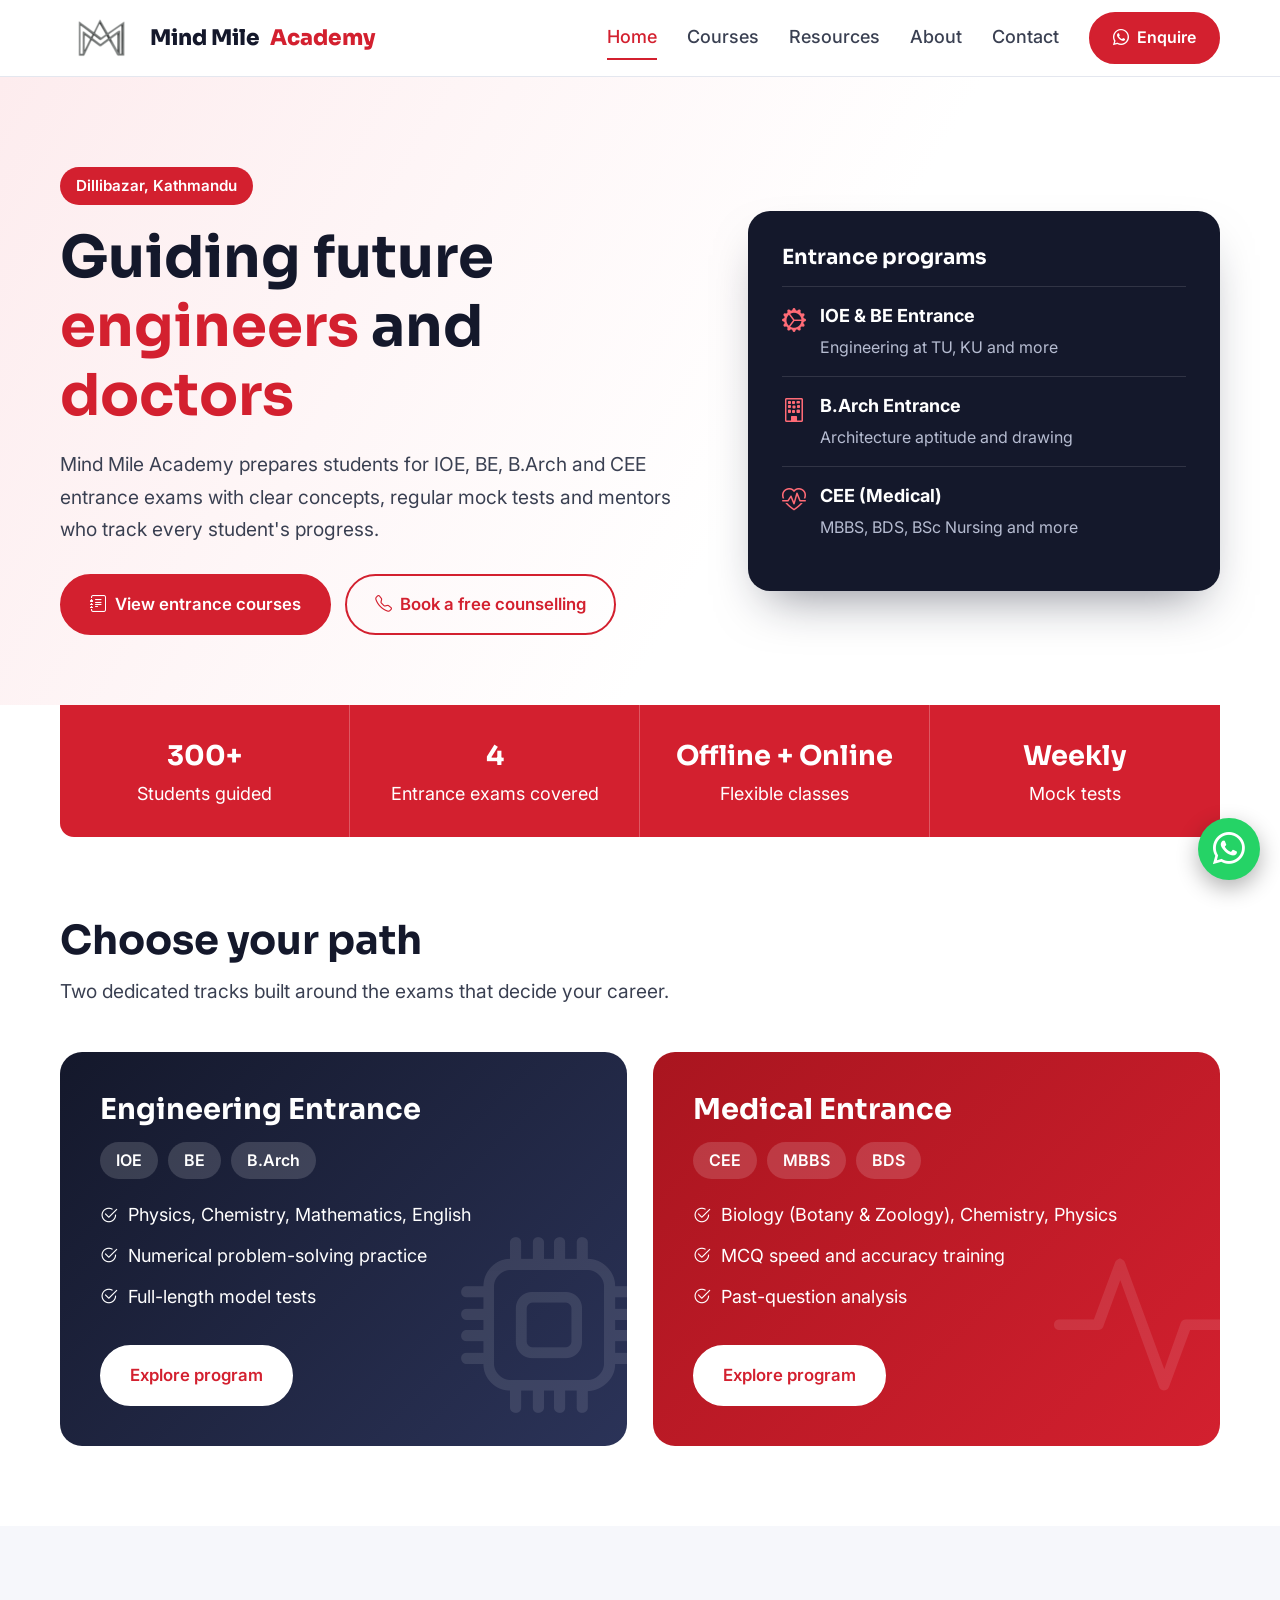
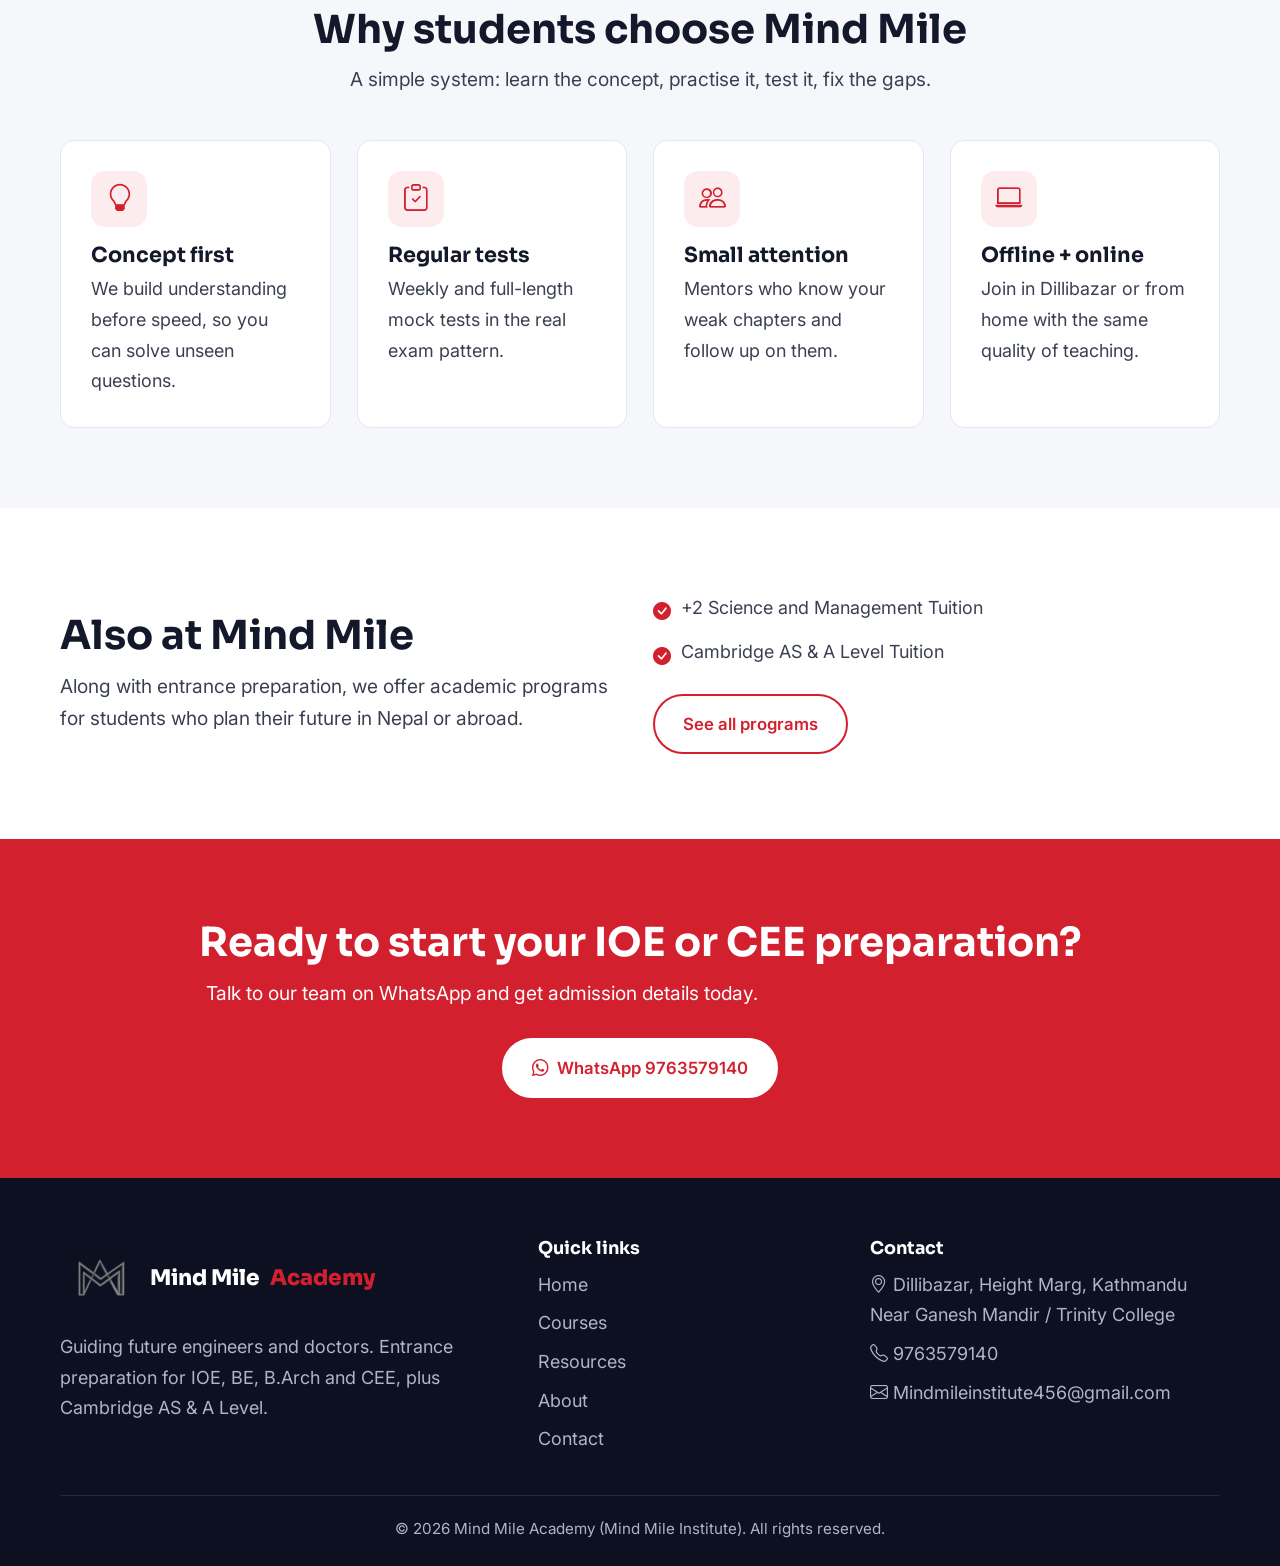
<file: index.html>
<!DOCTYPE html>
<html lang="en">
<head>
<meta charset="UTF-8">
<meta name="viewport" content="width=device-width, initial-scale=1">
<title>Mind Mile Academy | IOE, BE, B.Arch & CEE Entrance Preparation in Kathmandu</title>
<meta name="description" content="Mind Mile Academy in Dillibazar, Kathmandu: focused entrance preparation for engineering (IOE, BE, B.Arch) and medical (CEE) aspirants. Also Cambridge AS & A Level, +2 Science and Management.">
<meta name="keywords" content="IOE entrance preparation Kathmandu, CEE preparation Nepal, MBBS entrance coaching, BE entrance, B.Arch entrance, Cambridge A Level Kathmandu, Mind Mile Academy, Dillibazar">
<meta name="theme-color" content="#D3202F">
<link rel="canonical" href="https://www.mindmile.com.np/index.html">
<meta property="og:title" content="Mind Mile Academy | IOE, BE, B.Arch & CEE Entrance Preparation in Kathmandu"><meta property="og:description" content="Mind Mile Academy in Dillibazar, Kathmandu: focused entrance preparation for engineering (IOE, BE, B.Arch) and medical (CEE) aspirants. Also Cambridge AS & A Level, +2 Science and Management."><meta property="og:type" content="website"><meta property="og:url" content="https://www.mindmile.com.np/index.html">
<meta property="og:image" content="https://www.mindmile.com.np/og-image.jpg">
<link rel="preconnect" href="https://fonts.googleapis.com"><link rel="preconnect" href="https://fonts.gstatic.com" crossorigin>
<link href="https://fonts.googleapis.com/css2?family=Inter:wght@400;500;600&family=Sora:wght@600;700;800&display=swap" rel="stylesheet">
<link rel="stylesheet" href="https://cdn.jsdelivr.net/npm/bootstrap-icons@1.11.3/font/bootstrap-icons.min.css">
<link rel="stylesheet" href="styles.css">
<script type="application/ld+json">{"@context":"https://schema.org","@type":"EducationalOrganization","name":"Mind Mile Academy","alternateName":"Mind Mile Institute","description":"Entrance preparation for IOE, BE, B.Arch and CEE in Kathmandu.","telephone":"+977-9763579140","address":{"@type":"PostalAddress","streetAddress":"Dillibazar, Height Marg","addressLocality":"Kathmandu","addressCountry":"NP"}}</script>
</head>
<body>
<div id="site-header"></div>
<main>
<section class="hero"><div class="container hero-grid">
  <div>
    <span class="tag">Dillibazar, Kathmandu</span>
    <h1>Guiding future <em>engineers</em> and <em>doctors</em></h1>
    <p>Mind Mile Academy prepares students for IOE, BE, B.Arch and CEE entrance exams with clear concepts, regular mock tests and mentors who track every student's progress.</p>
    <div class="btn-row">
      <a class="btn" href="courses.html"><i class="bi bi-journal-text"></i> View entrance courses</a>
      <a class="btn ghost" href="contact.html"><i class="bi bi-telephone"></i> Book a free counselling</a>
    </div>
  </div>
  <aside class="hero-panel"><h3>Entrance programs</h3><ul>
    <li><i class="bi bi-gear-wide-connected"></i><div><b>IOE &amp; BE Entrance</b><small>Engineering at TU, KU and more</small></div></li>
    <li><i class="bi bi-building"></i><div><b>B.Arch Entrance</b><small>Architecture aptitude and drawing</small></div></li>
    <li><i class="bi bi-heart-pulse"></i><div><b>CEE (Medical)</b><small>MBBS, BDS, BSc Nursing and more</small></div></li>
  </ul></aside>
</div></section>

<div class="stats"><div class="container stats-grid">
  <div class="stat"><b>300+</b>Students guided</div>
  <div class="stat"><b>4</b>Entrance exams covered</div>
  <div class="stat"><b>Offline + Online</b>Flexible classes</div>
  <div class="stat"><b>Weekly</b>Mock tests</div>
</div></div>

<section><div class="container">
  <div class="sec-head"><h2>Choose your path</h2><p class="lead">Two dedicated tracks built around the exams that decide your career.</p></div>
  <div class="grid g2">
    <div class="track eng reveal"><i class="bi bi-cpu big"></i>
      <h3>Engineering Entrance</h3>
      <div class="chips"><span class="chip">IOE</span><span class="chip">BE</span><span class="chip">B.Arch</span></div>
      <ul><li><i class="bi bi-check2-circle"></i> Physics, Chemistry, Mathematics, English</li><li><i class="bi bi-check2-circle"></i> Numerical problem-solving practice</li><li><i class="bi bi-check2-circle"></i> Full-length model tests</li></ul>
      <div class="btn-row"><a class="btn light" href="courses.html#engineering">Explore program</a></div></div>
    <div class="track med reveal"><i class="bi bi-activity big"></i>
      <h3>Medical Entrance</h3>
      <div class="chips"><span class="chip">CEE</span><span class="chip">MBBS</span><span class="chip">BDS</span></div>
      <ul><li><i class="bi bi-check2-circle"></i> Biology (Botany &amp; Zoology), Chemistry, Physics</li><li><i class="bi bi-check2-circle"></i> MCQ speed and accuracy training</li><li><i class="bi bi-check2-circle"></i> Past-question analysis</li></ul>
      <div class="btn-row"><a class="btn light" href="courses.html#medical">Explore program</a></div></div>
  </div>
</div></section>

<section class="alt"><div class="container">
  <div class="sec-head center"><h2>Why students choose Mind Mile</h2><p class="lead">A simple system: learn the concept, practise it, test it, fix the gaps.</p></div>
  <div class="grid g4">
    <div class="card reveal"><div class="ico"><i class="bi bi-lightbulb"></i></div><h3>Concept first</h3><p>We build understanding before speed, so you can solve unseen questions.</p></div>
    <div class="card reveal"><div class="ico"><i class="bi bi-clipboard-check"></i></div><h3>Regular tests</h3><p>Weekly and full-length mock tests in the real exam pattern.</p></div>
    <div class="card reveal"><div class="ico"><i class="bi bi-people"></i></div><h3>Small attention</h3><p>Mentors who know your weak chapters and follow up on them.</p></div>
    <div class="card reveal"><div class="ico"><i class="bi bi-laptop"></i></div><h3>Offline + online</h3><p>Join in Dillibazar or from home with the same quality of teaching.</p></div>
  </div>
</div></section>

<section><div class="container grid g2" style="align-items:center">
  <div><h2>Also at Mind Mile</h2><p class="lead">Along with entrance preparation, we offer academic programs for students who plan their future in Nepal or abroad.</p></div>
  <ul class="check">
    <li><i class="bi bi-check-circle-fill"></i> +2 Science and Management Tuition</li>
    <li><i class="bi bi-check-circle-fill"></i> Cambridge AS &amp; A Level Tuition</li>
    <li><a class="btn ghost" style="margin-top:12px" href="courses.html#programs">See all programs</a></li>
  </ul>
</div></section>

<section class="cta"><div class="container">
  <h2>Ready to start your IOE or CEE preparation?</h2>
  <p class="lead" style="color:#fff; margin-left: 50px;">
    Talk to our team on WhatsApp and get admission details today.
</p>
  <div class="btn-row" style="justify-content:center"><a class="btn light" href="https://wa.me/9779763579140" target="_blank" rel="noopener"><i class="bi bi-whatsapp"></i> WhatsApp 9763579140</a></div>
</div></section>
</main>
<div id="site-footer"></div>
<script src="main.js"></script>
</body></html>
</file>
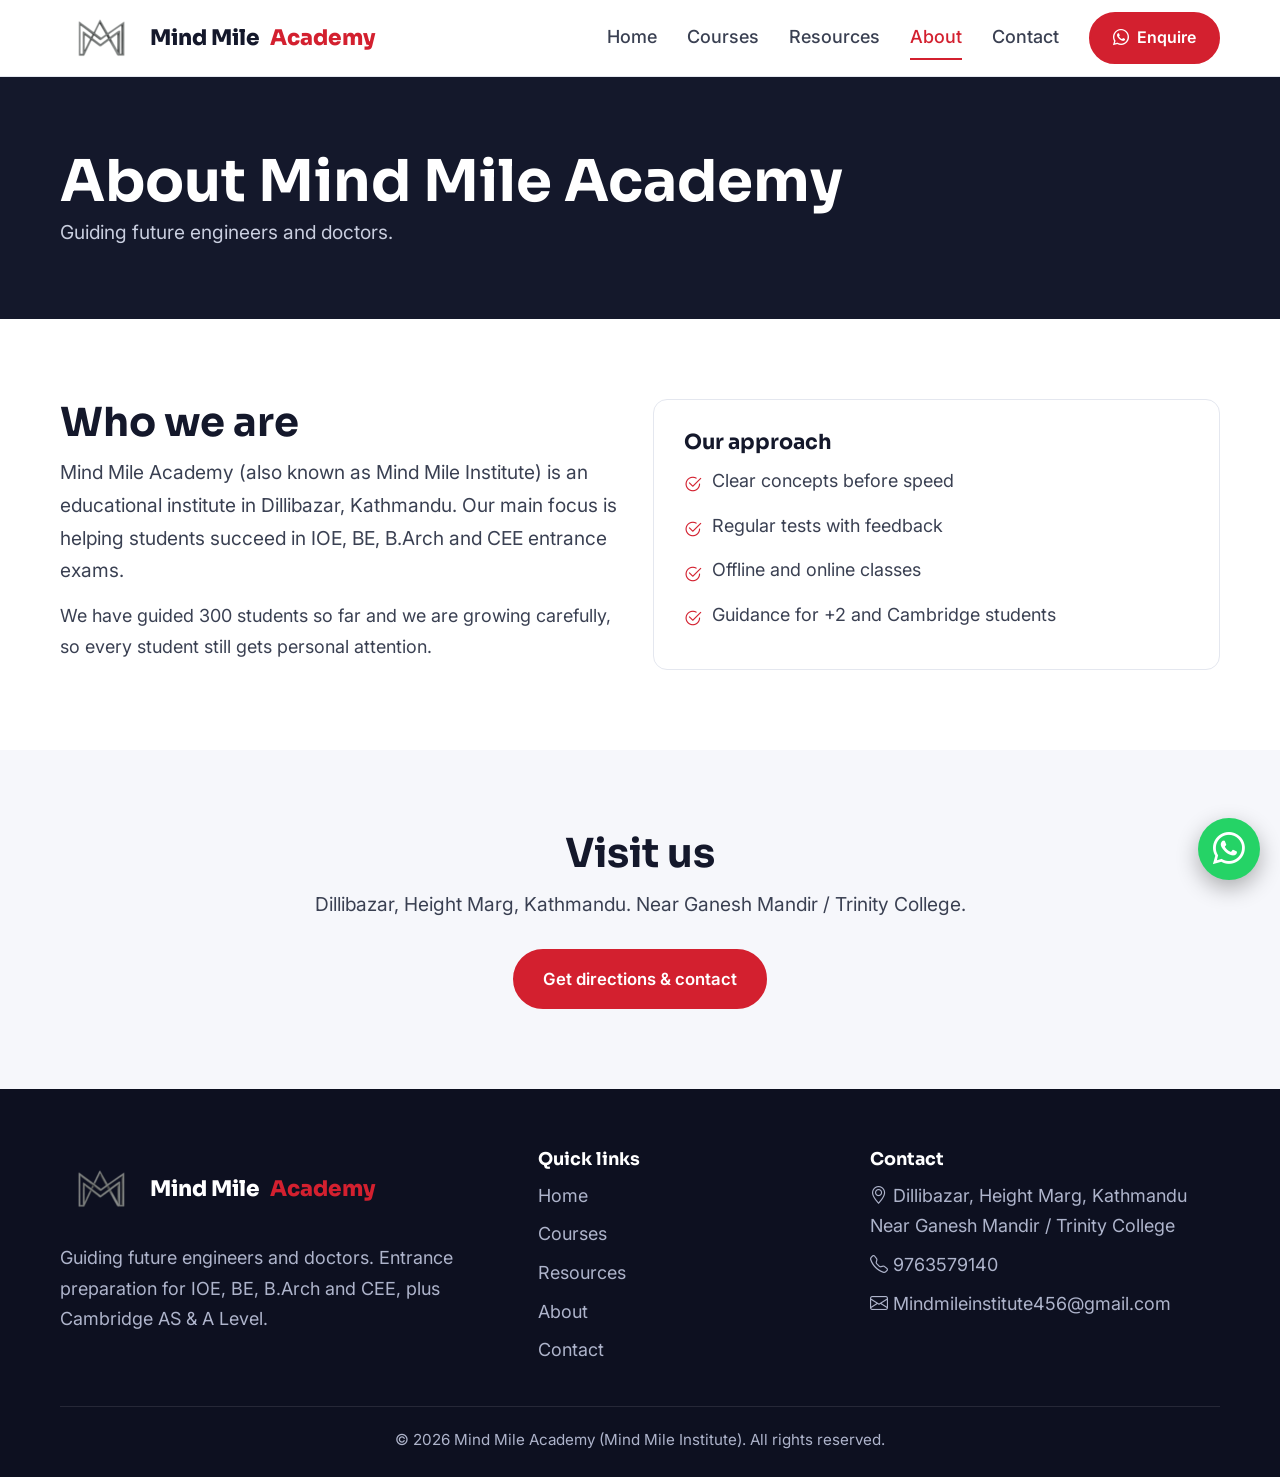
<file: about.html>
<!DOCTYPE html>
<html lang="en">
<head>
<meta charset="UTF-8">
<meta name="viewport" content="width=device-width, initial-scale=1">
<title>About Mind Mile Academy | Entrance Preparation Institute in Dillibazar</title>
<meta name="description" content="Learn about Mind Mile Academy, an entrance preparation institute in Dillibazar, Kathmandu focused on engineering and medical aspirants.">
<meta name="keywords" content="IOE entrance preparation Kathmandu, CEE preparation Nepal, MBBS entrance coaching, BE entrance, B.Arch entrance, Cambridge A Level Kathmandu, Mind Mile Academy, Dillibazar">
<meta name="theme-color" content="#D3202F">
<link rel="canonical" href="https://www.mindmile.com.np/about.html">
<meta property="og:title" content="About Mind Mile Academy | Entrance Preparation Institute in Dillibazar"><meta property="og:description" content="Learn about Mind Mile Academy, an entrance preparation institute in Dillibazar, Kathmandu focused on engineering and medical aspirants."><meta property="og:type" content="website"><meta property="og:url" content="https://www.mindmile.com.np/about.html"><meta property="og:image" content="https://www.yourdomain.com/og-image.jpg">
<link rel="preconnect" href="https://fonts.googleapis.com"><link rel="preconnect" href="https://fonts.gstatic.com" crossorigin>
<link href="https://fonts.googleapis.com/css2?family=Inter:wght@400;500;600&family=Sora:wght@600;700;800&display=swap" rel="stylesheet">
<link rel="stylesheet" href="https://cdn.jsdelivr.net/npm/bootstrap-icons@1.11.3/font/bootstrap-icons.min.css">
<link rel="stylesheet" href="styles.css">
<script type="application/ld+json">{"@context":"https://schema.org","@type":"EducationalOrganization","name":"Mind Mile Academy","alternateName":"Mind Mile Institute","description":"Entrance preparation for IOE, BE, B.Arch and CEE in Kathmandu.","telephone":"+977-9763579140","address":{"@type":"PostalAddress","streetAddress":"Dillibazar, Height Marg","addressLocality":"Kathmandu","addressCountry":"NP"}}</script>
</head>
<body>
<div id="site-header"></div>
<main>
<div class="banner"><div class="container"><h1>About Mind Mile Academy</h1><p class="lead">Guiding future engineers and doctors.</p></div></div>
<section><div class="container grid g2" style="align-items:start">
  <div><h2>Who we are</h2>
    <p class="lead">Mind Mile Academy (also known as Mind Mile Institute) is an educational institute in Dillibazar, Kathmandu. Our main focus is helping students succeed in IOE, BE, B.Arch and CEE entrance exams.</p>
    <p style="margin-top:14px">We have guided 300 students so far and we are growing carefully, so every student still gets personal attention. <!-- EDIT: add your story, founder name, teacher details here --></p></div>
  <div class="card"><h3>Our approach</h3><ul class="check">
    <li><i class="bi bi-check2-circle"></i> Clear concepts before speed</li>
    <li><i class="bi bi-check2-circle"></i> Regular tests with feedback</li>
    <li><i class="bi bi-check2-circle"></i> Offline and online classes</li>
    <li><i class="bi bi-check2-circle"></i> Guidance for +2 and Cambridge students</li></ul></div>
</div></section>
<section class="alt"><div class="container center"><h2>Visit us</h2><p class="lead">Dillibazar, Height Marg, Kathmandu. Near Ganesh Mandir / Trinity College.</p>
<div class="btn-row" style="justify-content:center"><a class="btn" href="contact.html">Get directions &amp; contact</a></div></div></section>
</main>
<div id="site-footer"></div>
<script src="main.js"></script>
</body></html>
</file>
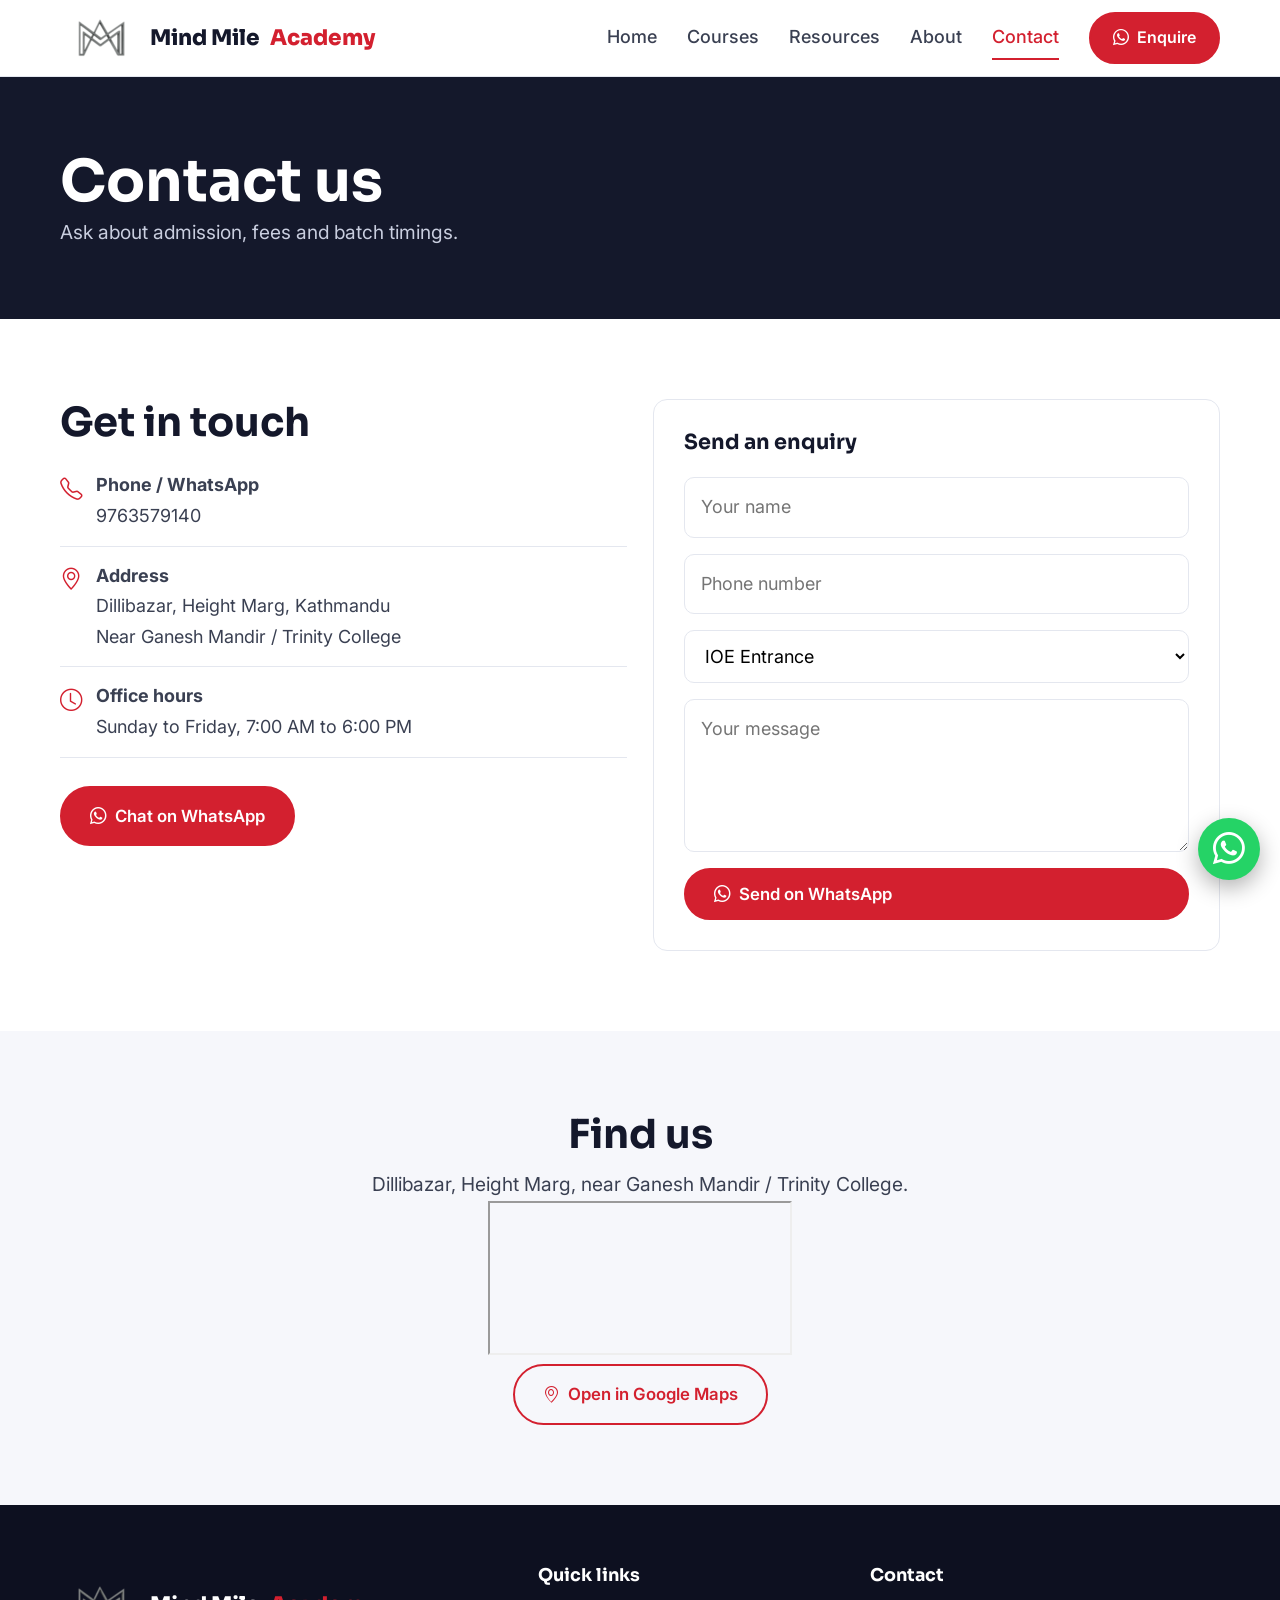
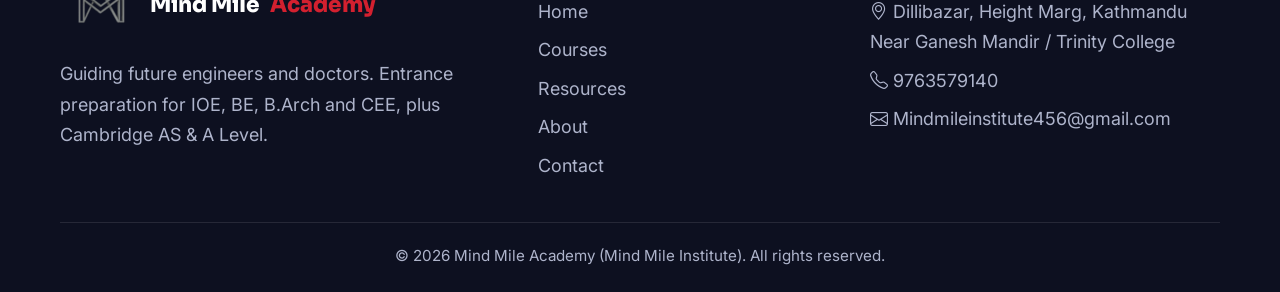
<file: contact.html>
<!DOCTYPE html>
<html lang="en">
<head>
<meta charset="UTF-8">
<meta name="viewport" content="width=device-width, initial-scale=1">
<title>Contact Mind Mile Academy | Dillibazar, Kathmandu | 9763579140</title>
<meta name="description" content="Contact Mind Mile Academy at Dillibazar, Height Marg, Kathmandu near Ganesh Mandir / Trinity College. Call or WhatsApp 9763579140.">
<meta name="keywords" content="IOE entrance preparation Kathmandu, CEE preparation Nepal, MBBS entrance coaching, BE entrance, B.Arch entrance, Cambridge A Level Kathmandu, Mind Mile Academy, Dillibazar">
<meta name="theme-color" content="#D3202F">
<link rel="canonical" href="https://www.mindmile.com.np/contact.html">
<meta property="og:title" content="Contact Mind Mile Academy | Dillibazar, Kathmandu | 9763579140"><meta property="og:description" content="Contact Mind Mile Academy at Dillibazar, Height Marg, Kathmandu near Ganesh Mandir / Trinity College. Call or WhatsApp 9763579140."><meta property="og:type" content="website"><meta property="og:url" content="https://www.mindmile.com.np/contact.html"><meta property="og:image" content="https://www.yourdomain.com/og-image.jpg">
<link rel="preconnect" href="https://fonts.googleapis.com"><link rel="preconnect" href="https://fonts.gstatic.com" crossorigin>
<link href="https://fonts.googleapis.com/css2?family=Inter:wght@400;500;600&family=Sora:wght@600;700;800&display=swap" rel="stylesheet">
<link rel="stylesheet" href="https://cdn.jsdelivr.net/npm/bootstrap-icons@1.11.3/font/bootstrap-icons.min.css">
<link rel="stylesheet" href="styles.css">
<script type="application/ld+json">{"@context":"https://schema.org","@type":"EducationalOrganization","name":"Mind Mile Academy","alternateName":"Mind Mile Institute","description":"Entrance preparation for IOE, BE, B.Arch and CEE in Kathmandu.","telephone":"+977-9763579140","address":{"@type":"PostalAddress","streetAddress":"Dillibazar, Height Marg","addressLocality":"Kathmandu","addressCountry":"NP"}}</script>
</head>
<body>
<div id="site-header"></div>
<main>
<div class="banner"><div class="container"><h1>Contact us</h1><p class="lead">Ask about admission, fees and batch timings.</p></div></div>
<section><div class="container grid g2" style="align-items:start">
  <div><h2>Get in touch</h2>
    <ul class="info">
      <li><i class="bi bi-telephone"></i><div><b>Phone / WhatsApp</b><br><a href="tel:+9779763579140">9763579140</a></div></li>
      <li><i class="bi bi-geo-alt"></i><div><b>Address</b><br>Dillibazar, Height Marg, Kathmandu<br>Near Ganesh Mandir / Trinity College</div></li>
      <li><i class="bi bi-clock"></i><div><b>Office hours</b><br>Sunday to Friday, 7:00 AM to 6:00 PM <!-- EDIT --></div></li></ul>
    <div class="btn-row"><a class="btn" href="https://wa.me/9779763579140" target="_blank" rel="noopener"><i class="bi bi-whatsapp"></i> Chat on WhatsApp</a></div></div>
  <form class="card form" id="enquiry-form">
    <h3>Send an enquiry</h3>
    <input name="name" placeholder="Your name" aria-label="Your name" required>
    <input name="phone" type="tel" placeholder="Phone number" aria-label="Phone number" required>
    <select name="course" aria-label="Course"><option>IOE Entrance</option><option>BE Entrance</option><option>B.Arch Entrance</option><option>CEE (Medical) Entrance</option><option>+2 Science / Management</option><option>Cambridge AS &amp; A Level</option></select>
    <textarea name="message" rows="4" placeholder="Your message" aria-label="Message"></textarea>
    <button class="btn" type="submit"><i class="bi bi-whatsapp"></i> Send on WhatsApp</button>
  </form>
</div></section>
<section class="alt">
  <div class="container center">
    <h2>Find us</h2>
    <p class="lead">Dillibazar, Height Marg, near Ganesh Mandir / Trinity College.</p>
    <div class="map-box">
      <iframe title="Mind Mile Academy location map"
        src="https://www.google.com/maps/embed?pb=!1m18!1m12!1m3!1d883.0968558823159!2d85.32451666957553!3d27.705321985859467!2m3!1f0!2f0!3f0!3m2!1i1024!2i768!4f13.1!3m3!1m2!1s0x39eb19b8a380890f%3A0x5d6831c19e0aadc2!2sMind%20Mile%20Academy!5e0!3m2!1sen!2snp!4v1795060832730!5m2!1sen!2snp"
        loading="lazy" referrerpolicy="no-referrer-when-downgrade" allowfullscreen></iframe>
    </div>
    <a class="btn ghost" href="https://www.google.com/maps/search/?api=1&query=27.705321985859467,85.32451666957553" target="_blank" rel="noopener">
      <i class="bi bi-geo-alt"></i> Open in Google Maps
    </a>
  </div>
</section>
</main>
<div id="site-footer"></div>
<script src="main.js"></script>
</body></html>
</file>
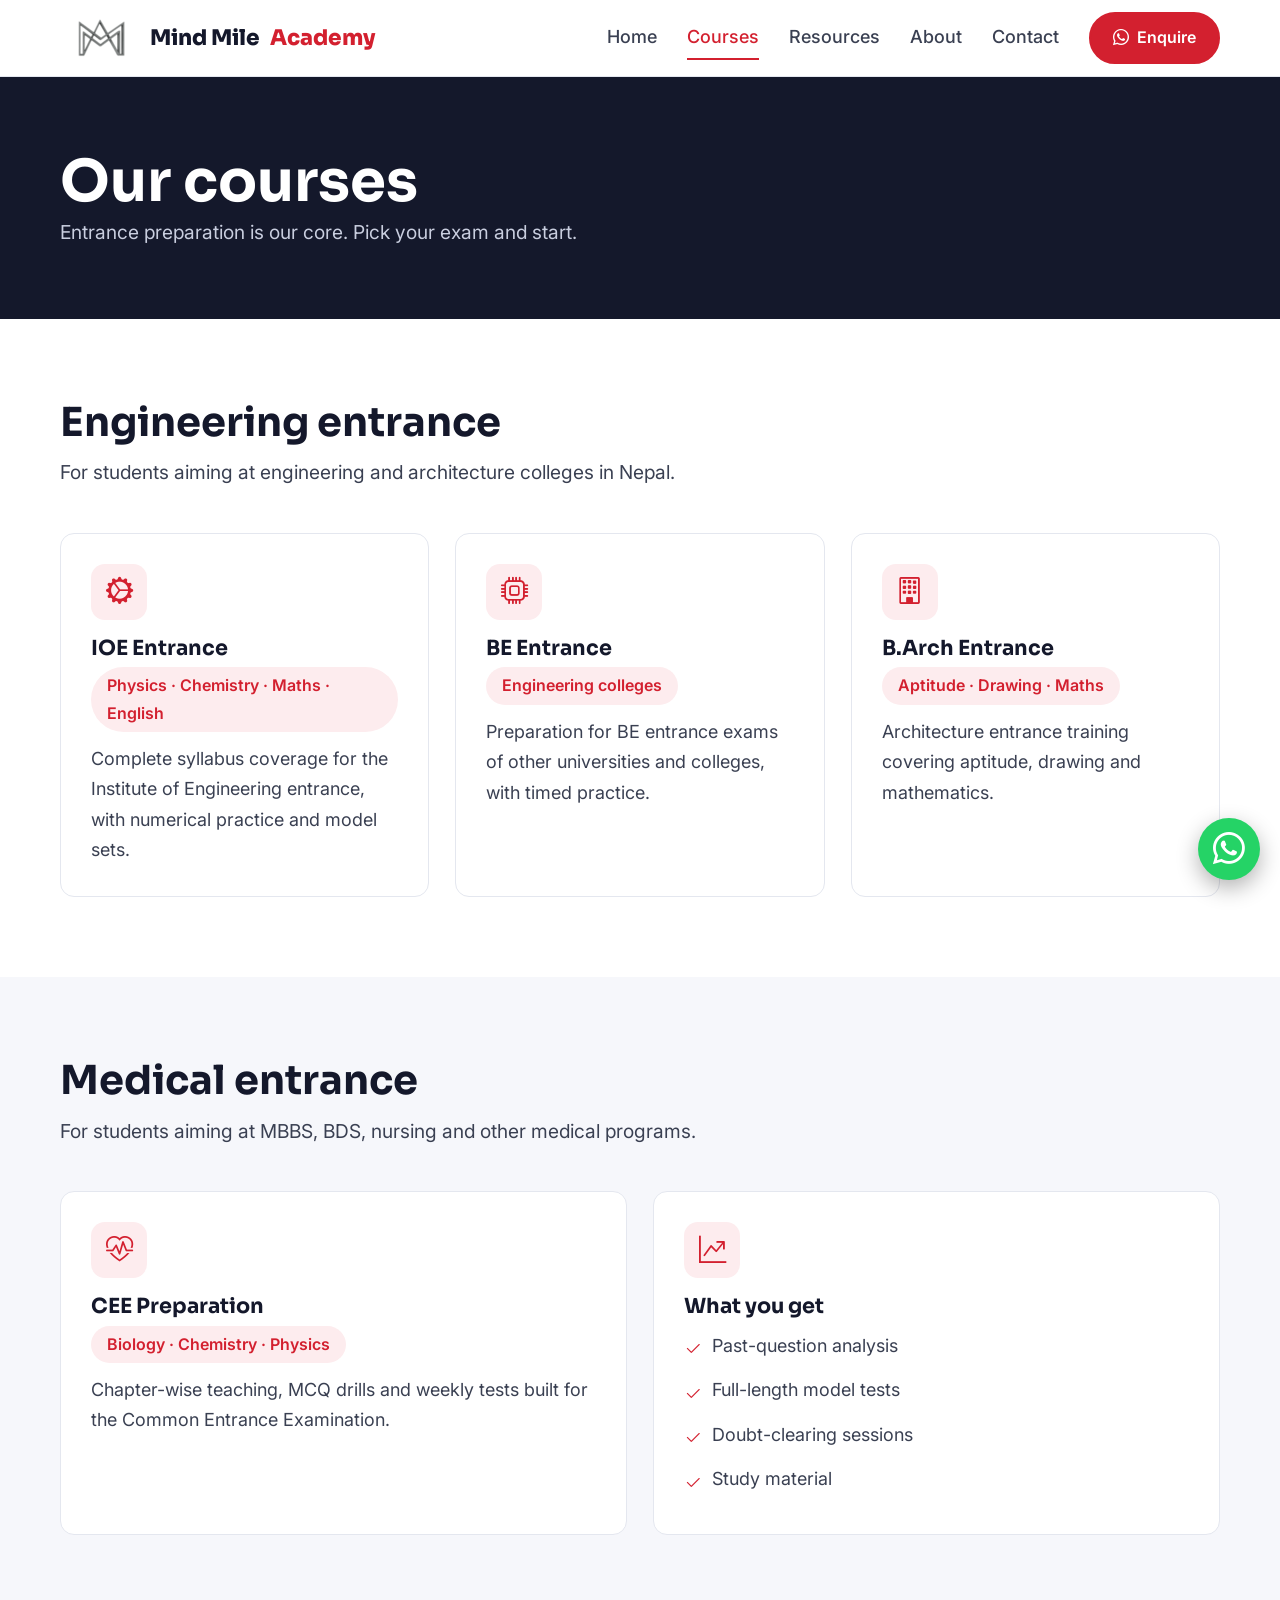
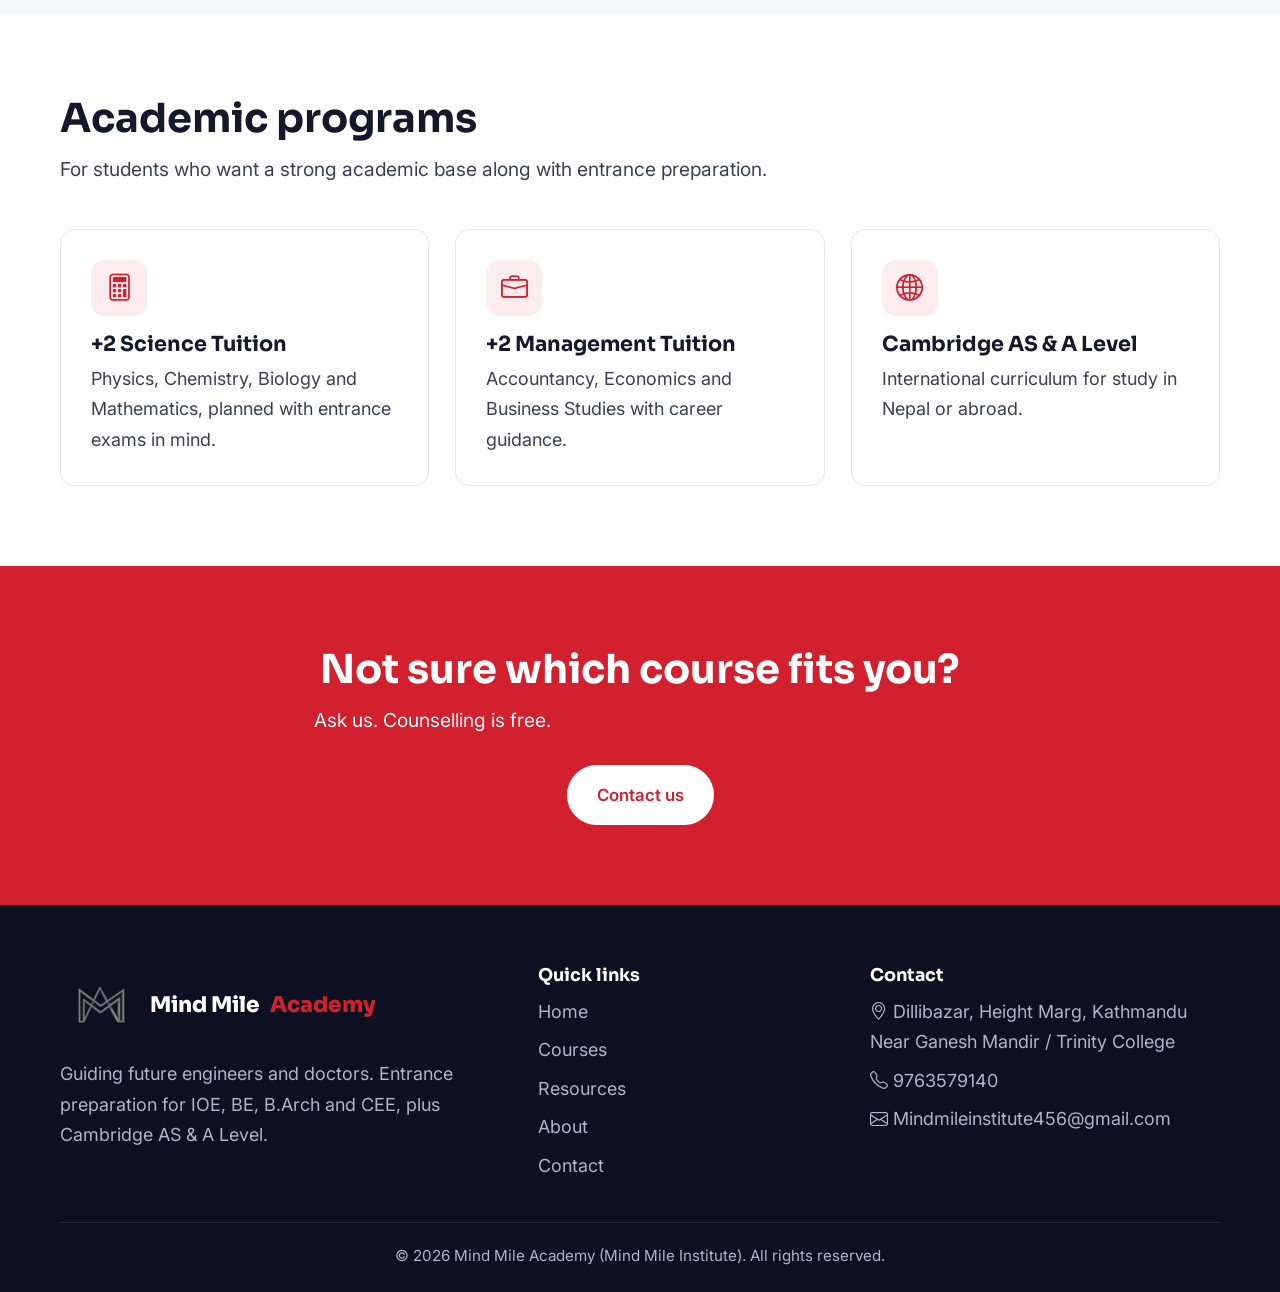
<file: courses.html>
<!DOCTYPE html>
<html lang="en">
<head>
<meta charset="UTF-8">
<meta name="viewport" content="width=device-width, initial-scale=1">
<title>Courses | IOE, BE, B.Arch, CEE Entrance & Cambridge | Mind Mile Academy</title>
<meta name="description" content="Entrance preparation courses for IOE, BE, B.Arch and CEE in Kathmandu, plus Cambridge AS & A Level and +2 Science and Management at Mind Mile Academy.">
<meta name="keywords" content="IOE entrance preparation Kathmandu, CEE preparation Nepal, MBBS entrance coaching, BE entrance, B.Arch entrance, Cambridge A Level Kathmandu, Mind Mile Academy, Dillibazar">
<meta name="theme-color" content="#D3202F">
<link rel="canonical" href="https://www.mindmile.com.np/courses.html">
<meta property="og:title" content="Courses | IOE, BE, B.Arch, CEE Entrance & Cambridge | Mind Mile Academy"><meta property="og:description" content="Entrance preparation courses for IOE, BE, B.Arch and CEE in Kathmandu, plus Cambridge AS & A Level and +2 Science and Management at Mind Mile Academy."><meta property="og:type" content="website"><meta property="og:url" content="https://www.mindmile.com.np/courses.html"><meta property="og:image" content="https://www.mindmile.com.np/og-image.jpg">
<link rel="preconnect" href="https://fonts.googleapis.com"><link rel="preconnect" href="https://fonts.gstatic.com" crossorigin>
<link href="https://fonts.googleapis.com/css2?family=Inter:wght@400;500;600&family=Sora:wght@600;700;800&display=swap" rel="stylesheet">
<link rel="stylesheet" href="https://cdn.jsdelivr.net/npm/bootstrap-icons@1.11.3/font/bootstrap-icons.min.css">
<link rel="stylesheet" href="styles.css">
<script type="application/ld+json">{"@context":"https://schema.org","@type":"EducationalOrganization","name":"Mind Mile Academy","alternateName":"Mind Mile Institute","description":"Entrance preparation for IOE, BE, B.Arch and CEE in Kathmandu.","telephone":"+977-9763579140","address":{"@type":"PostalAddress","streetAddress":"Dillibazar, Height Marg","addressLocality":"Kathmandu","addressCountry":"NP"}}</script>
</head>
<body>
<div id="site-header"></div>
<main>
<div class="banner"><div class="container"><h1>Our courses</h1><p class="lead">Entrance preparation is our core. Pick your exam and start.</p></div></div>

<section id="engineering"><div class="container">
  <div class="sec-head"><h2>Engineering entrance</h2><p class="lead">For students aiming at engineering and architecture colleges in Nepal.</p></div>
  <div class="grid g3">
    <div class="card reveal"><div class="ico"><i class="bi bi-gear-wide-connected"></i></div><h3>IOE Entrance</h3><span class="chip">Physics · Chemistry · Maths · English</span><p style="margin-top:12px">Complete syllabus coverage for the Institute of Engineering entrance, with numerical practice and model sets.</p></div>
    <div class="card reveal"><div class="ico"><i class="bi bi-cpu"></i></div><h3>BE Entrance</h3><span class="chip">Engineering colleges</span><p style="margin-top:12px">Preparation for BE entrance exams of other universities and colleges, with timed practice.</p></div>
    <div class="card reveal"><div class="ico"><i class="bi bi-building"></i></div><h3>B.Arch Entrance</h3><span class="chip">Aptitude · Drawing · Maths</span><p style="margin-top:12px">Architecture entrance training covering aptitude, drawing and mathematics.</p></div>
  </div>
</div></section>

<section id="medical" class="alt"><div class="container">
  <div class="sec-head"><h2>Medical entrance</h2><p class="lead">For students aiming at MBBS, BDS, nursing and other medical programs.</p></div>
  <div class="grid g2">
    <div class="card reveal"><div class="ico"><i class="bi bi-heart-pulse"></i></div><h3>CEE Preparation</h3><span class="chip">Biology · Chemistry · Physics</span><p style="margin-top:12px">Chapter-wise teaching, MCQ drills and weekly tests built for the Common Entrance Examination.</p></div>
    <div class="card reveal"><div class="ico"><i class="bi bi-graph-up-arrow"></i></div><h3>What you get</h3>
      <ul class="check"><li><i class="bi bi-check2"></i> Past-question analysis</li><li><i class="bi bi-check2"></i> Full-length model tests</li><li><i class="bi bi-check2"></i> Doubt-clearing sessions</li><li><i class="bi bi-check2"></i> Study material</li></ul></div>
  </div>
</div></section>

<section id="programs"><div class="container">
  <div class="sec-head"><h2>Academic programs</h2><p class="lead">For students who want a strong academic base along with entrance preparation.</p></div>
  <div class="grid g3">
    <div class="card reveal"><div class="ico"><i class="bi bi-calculator"></i></div><h3>+2 Science Tuition </h3><p>Physics, Chemistry, Biology and Mathematics, planned with entrance exams in mind.</p></div>
    <div class="card reveal"><div class="ico"><i class="bi bi-briefcase"></i></div><h3>+2 Management Tuition</h3><p>Accountancy, Economics and Business Studies with career guidance.</p></div>
    <div class="card reveal"><div class="ico"><i class="bi bi-globe2"></i></div><h3>Cambridge AS &amp; A Level</h3><p>International curriculum for study in Nepal or abroad.</p></div>
  </div>
</div></section>

<section class="cta"><div class="container"><h2>Not sure which course fits you?</h2><p class="lead" style="color:#fff">Ask us. Counselling is free.</p>
<div class="btn-row" style="justify-content:center"><a class="btn light" href="contact.html">Contact us</a></div></div></section>
</main>
<div id="site-footer"></div>
<script src="main.js"></script>
</body></html>
</file>
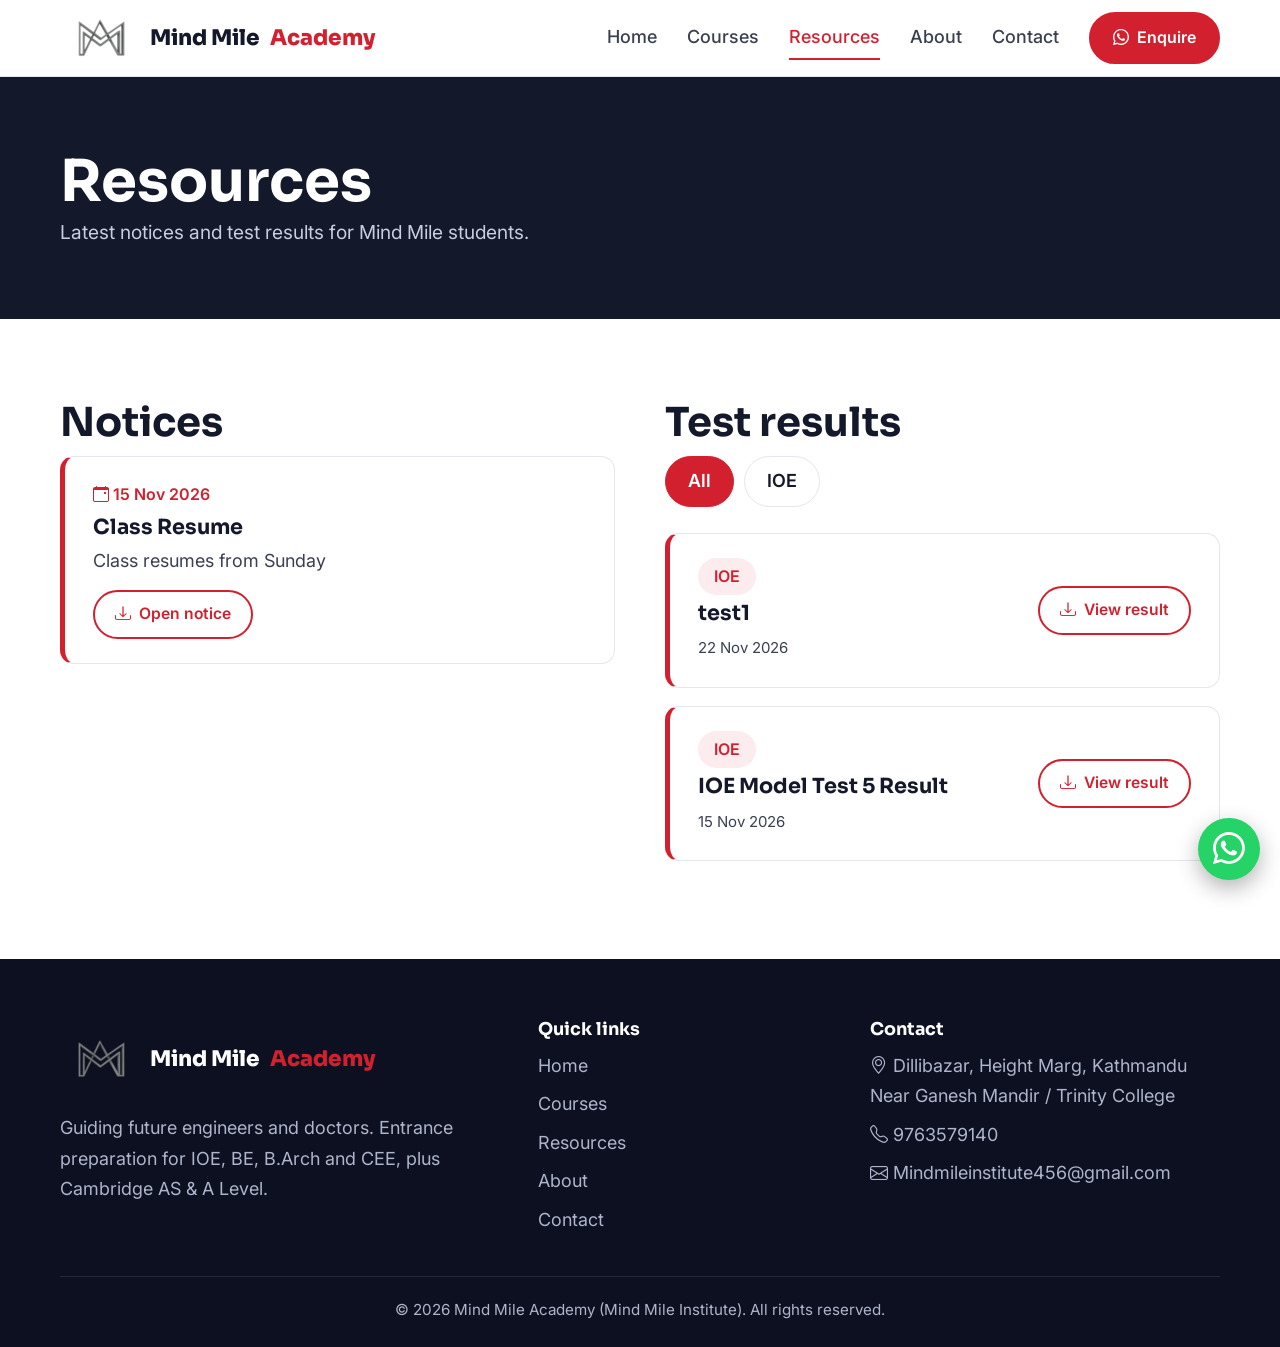
<file: resources.html>
<!DOCTYPE html>
<html lang="en">
<head>
<meta charset="UTF-8">
<meta name="viewport" content="width=device-width, initial-scale=1">
<title>Notices & Test Results | Mind Mile Academy, Kathmandu</title>
<meta name="description" content="Latest notices and model test results of Mind Mile Academy, Dillibazar, Kathmandu for IOE, BE, B.Arch and CEE entrance students.">
<meta name="theme-color" content="#D3202F">
<link rel="canonical" href="https://www.mindmile.com.np/resources.html">
<meta property="og:title" content="Notices & Test Results | Mind Mile Academy"><meta property="og:type" content="website"><meta property="og:url" content="https://www.mindmile.com.np/resources.html"><meta property="og:image" content="https://www.mindmile.com.np/og-image.jpg">
<link rel="preconnect" href="https://fonts.googleapis.com"><link rel="preconnect" href="https://fonts.gstatic.com" crossorigin>
<link href="https://fonts.googleapis.com/css2?family=Inter:wght@400;500;600&family=Sora:wght@600;700;800&display=swap" rel="stylesheet">
<link rel="stylesheet" href="https://cdn.jsdelivr.net/npm/bootstrap-icons@1.11.3/font/bootstrap-icons.min.css">
<link rel="stylesheet" href="styles.css">
<link rel="stylesheet" href="resources.css">
</head>
<body>
<div id="site-header"></div>
<main>
<div class="banner"><div class="container"><h1>Resources</h1><p class="lead">Latest notices and test results for Mind Mile students.</p></div></div>
<section><div class="container res-grid">
  <div id="notices"><h2>Notices</h2><div id="notice-list"></div></div>
  <div id="results"><h2>Test results</h2><div class="filter" id="result-filter"></div><div id="result-list"></div></div>
</div></section>
</main>
<div id="site-footer"></div>
<script src="main.js"></script>
<script src="resources-data.js"></script>
<script src="resources.js"></script>
</body></html>
</file>
<file: styles.css>
/* ============ MIND MILE ACADEMY — MAIN STYLESHEET ============
   Edit colours/fonts in :root below; they update the whole site. */
:root{
  --red:#D3202F;        /* brand red */
  --red-dark:#A9151F;   /* hover / dark red */
  --red-soft:#FDECEE;   /* light red background */
  --ink:#14182B;        /* headings / dark sections */
  --text:#3A4052;       /* body text */
  --bg:#FFFFFF;
  --bg-alt:#F6F7FB;     /* alternate section background */
  --line:#E4E7EF;
  --wa:#25D366;         /* whatsapp green */
  --font-head:'Sora',system-ui,sans-serif;
  --font-body:'Inter',system-ui,sans-serif;
  --radius:14px;
}
*{box-sizing:border-box;margin:0;padding:0}
html{scroll-behavior:smooth}
body{font-family:var(--font-body);font-size:18px;line-height:1.7;color:var(--text);background:var(--bg)}
img{max-width:100%;display:block}
a{color:inherit;text-decoration:none}
ul{list-style:none}
h1,h2,h3{font-family:var(--font-head);color:var(--ink);line-height:1.2;font-weight:700}
h1{font-size:clamp(2.2rem,5vw,3.6rem)}
h2{font-size:clamp(1.8rem,3.5vw,2.5rem);margin-bottom:.6rem}
h3{font-size:1.3rem;margin-bottom:.4rem}
:focus-visible{outline:3px solid var(--red);outline-offset:3px}
.container{width:min(1160px,92%);margin-inline:auto}
section{padding:80px 0}
.alt{background:var(--bg-alt)}
.lead{font-size:1.2rem;max-width:62ch}
.center{text-align:center}.center .lead{margin-inline:auto}
.sec-head{margin-bottom:44px}

/* Buttons */
.btn{display:inline-flex;align-items:center;gap:.5rem;padding:14px 28px;border-radius:50px;font-weight:600;font-size:1.05rem;border:2px solid var(--red);background:var(--red);color:#fff;cursor:pointer;transition:.25s;font-family:inherit}
.btn:hover{background:var(--red-dark);border-color:var(--red-dark);transform:translateY(-2px)}
.btn.ghost{background:transparent;color:var(--red)}
.btn.ghost:hover{background:var(--red);color:#fff}
.btn.light{background:#fff;color:var(--red);border-color:#fff}
.btn.light:hover{background:var(--red-soft)}
.btn-row{display:flex;flex-wrap:wrap;gap:14px;margin-top:28px}

/* Header */
.header{position:sticky;top:0;z-index:50;background:rgba(255,255,255,.96);backdrop-filter:blur(8px);border-bottom:1px solid var(--line)}
.nav{display:flex;align-items:center;justify-content:space-between;height:76px}
.logo{display:flex;align-items:center;gap:10px;font-family:var(--font-head);font-weight:800;font-size:1.35rem;color:var(--ink)}
.logo i{background:var(--red);color:#fff;width:40px;height:40px;border-radius:10px;display:grid;place-items:center;font-size:1.3rem}
.logo span{color:var(--red)}
.menu{display:flex;align-items:center;gap:30px;font-weight:500}
.menu a:not(.btn){padding:6px 0;border-bottom:2px solid transparent;transition:.2s}
.menu a:not(.btn):hover,.menu a.active{color:var(--red);border-color:var(--red)}
.menu .btn{padding:10px 22px;font-size:1rem}
.burger{display:none;background:none;border:0;font-size:2rem;color:var(--ink);cursor:pointer}

/* Hero */
.hero{padding:90px 0 70px;background:linear-gradient(120deg,var(--red-soft) 0%,#fff 60%)}
.hero-grid{display:grid;grid-template-columns:1.15fr .85fr;gap:50px;align-items:center}
.hero h1 em{font-style:normal;color:var(--red)}
.hero p{margin-top:18px;font-size:1.2rem;max-width:56ch}
.tag{display:inline-block;background:var(--red);color:#fff;padding:6px 16px;border-radius:50px;font-size:.95rem;font-weight:600;margin-bottom:18px}
.hero-panel{background:var(--ink);color:#fff;border-radius:22px;padding:34px;box-shadow:0 24px 50px -20px rgba(20,24,43,.5)}
.hero-panel h3{color:#fff;margin-bottom:16px}
.hero-panel li{display:flex;gap:14px;padding:14px 0;border-top:1px solid rgba(255,255,255,.12)}
.hero-panel i{color:#FF6B76;font-size:1.5rem}
.hero-panel b{display:block;color:#fff}
.hero-panel small{color:#B6BCD1;font-size:1rem}

/* Stats */
.stats{padding:0}
.stats-grid{display:grid;grid-template-columns:repeat(4,1fr);background:var(--red);color:#fff;border-radius:0 0 var(--radius) var(--radius)}
.stat{padding:28px 20px;text-align:center;border-right:1px solid rgba(255,255,255,.25)}
.stat:last-child{border:0}
.stat b{display:block;font-family:var(--font-head);font-size:1.7rem}

/* Cards / grids */
.grid{display:grid;gap:26px}
.g2{grid-template-columns:repeat(2,1fr)}.g3{grid-template-columns:repeat(3,1fr)}.g4{grid-template-columns:repeat(4,1fr)}
.card{background:#fff;border:1px solid var(--line);border-radius:var(--radius);padding:30px;transition:.25s}
.card:hover{border-color:var(--red);box-shadow:0 14px 30px -18px rgba(211,32,47,.5);transform:translateY(-4px)}
.ico{width:56px;height:56px;border-radius:14px;background:var(--red-soft);color:var(--red);display:grid;place-items:center;font-size:1.7rem;margin-bottom:16px}
.track{padding:40px;border-radius:22px;color:#fff;position:relative;overflow:hidden}
.track.eng{background:linear-gradient(135deg,#14182B,#2B3358)}
.track.med{background:linear-gradient(135deg,#A9151F,#D3202F)}
.track h3{color:#fff;font-size:1.8rem}
.track li{display:flex;gap:10px;padding:5px 0}
.track .big{position:absolute;right:-10px;bottom:-30px;font-size:11rem;opacity:.1}
.chips{display:flex;flex-wrap:wrap;gap:10px;margin:16px 0}
.chip{background:rgba(255,255,255,.15);padding:5px 16px;border-radius:50px;font-weight:600;font-size:1rem;display:inline-block}
.card .chip{background:var(--red-soft);color:var(--red)}
.check li{display:flex;gap:10px;padding:5px 0}
.check i{color:var(--red);margin-top:4px}
.cta{background:var(--red);color:#fff;text-align:center}
.cta h2{color:#fff}

/* Page banner */
.banner{background:var(--ink);color:#C9CEDF;padding:70px 0}
.banner h1{color:#fff}

/* Contact */
.form{display:grid;gap:16px}
.form input,.form select,.form textarea{width:100%;padding:14px 16px;border:1.5px solid var(--line);border-radius:10px;font:inherit;background:#fff}
.form input:focus,.form select:focus,.form textarea:focus{border-color:var(--red);outline:none}
.info li{display:flex;gap:14px;padding:14px 0;border-bottom:1px solid var(--line)}
.info i{color:var(--red);font-size:1.4rem}

/* Footer */
.footer{background:#0D1020;color:#AEB4CB;padding:60px 0 24px}
.footer h3{color:#fff;font-size:1.1rem}
.foot-grid{display:grid;grid-template-columns:1.5fr 1fr 1.2fr;gap:40px}
.footer li{padding:4px 0}.footer a:hover{color:#fff}
.copy{border-top:1px solid rgba(255,255,255,.1);margin-top:36px;padding-top:20px;font-size:.95rem;text-align:center}

/* Floating WhatsApp */
.wa-float{position:fixed;right:20px;bottom:20px;z-index:99;width:62px;height:62px;border-radius:50%;background:var(--wa);color:#fff;display:grid;place-items:center;font-size:2rem;box-shadow:0 8px 22px rgba(0,0,0,.3);animation:pulse 2.4s infinite;transition:transform .2s}
.wa-float:hover{transform:scale(1.08)}
@keyframes pulse{0%{box-shadow:0 0 0 0 rgba(37,211,102,.6)}70%{box-shadow:0 0 0 18px rgba(37,211,102,0)}100%{box-shadow:0 0 0 0 rgba(37,211,102,0)}}

/* Scroll reveal */
.reveal{opacity:0;transform:translateY(20px);transition:opacity .6s,transform .6s}
.reveal.show{opacity:1;transform:none}
@media(prefers-reduced-motion:reduce){*{animation:none!important;transition:none!important}.reveal{opacity:1;transform:none}}

/* Responsive */
@media(max-width:920px){
  .hero-grid,.g2,.g3,.foot-grid{grid-template-columns:1fr}
  .g4{grid-template-columns:repeat(2,1fr)}
  .stats-grid{grid-template-columns:repeat(2,1fr)}
  .stat:nth-child(2){border:0}
  .burger{display:block}
  .menu{position:absolute;top:76px;left:0;right:0;background:#fff;flex-direction:column;align-items:flex-start;padding:20px 4%;gap:16px;border-bottom:1px solid var(--line);display:none}
  .menu.open{display:flex}
  section{padding:60px 0}
}
@media(max-width:520px){.g4{grid-template-columns:1fr}body{font-size:17px}}
/*.map-box{max-width:640px;margin:28px auto;border-radius:var(--radius);overflow:hidden;border:1px solid var(--line);box-shadow:0 14px 30px -20px rgba(20,24,43,.4)}
.map-box iframe{width:100%;height:340px;border:0;display:block}
@media(max-width:520px){.map-box iframe{height:260px}}*/

/* Welcome popup */
.popup{position:fixed;inset:0;z-index:200;background:rgba(20,24,43,.65);display:grid;place-items:center;padding:20px;animation:popfade .4s}
.popup-card{position:relative;max-width:min(520px,92vw)}
.popup-card img{display:block;width:auto;max-width:100%;max-height:82vh;border-radius:14px;box-shadow:0 20px 50px rgba(0,0,0,.45)}
.popup-x{position:absolute;top:-14px;right:-14px;width:44px;height:44px;border:0;border-radius:50%;background:var(--red);color:#fff;font-size:1.7rem;line-height:1;cursor:pointer;box-shadow:0 4px 12px rgba(0,0,0,.3)}
.popup-x:hover{background:var(--red-dark)}
@keyframes popfade{from{opacity:0}to{opacity:1}}
</file>
<file: resources.css>
/* Styles for resources.html only */
.btn.sm{padding:9px 20px;font-size:.98rem}
.notice,.result{background:#fff;border:1px solid var(--line);border-left:5px solid var(--red);border-radius:var(--radius);padding:24px 28px;margin-bottom:18px}
.notice .date{color:var(--red);font-weight:600;font-size:1rem;margin-bottom:6px}
.notice p{margin:6px 0 14px}
.new{background:var(--red);color:#fff;border-radius:50px;padding:2px 12px;font-size:.85rem;margin-left:8px}
.result{display:flex;align-items:center;justify-content:space-between;gap:16px;flex-wrap:wrap}
.result .chip{background:var(--red-soft);color:var(--red);margin-bottom:6px}
.result small{color:var(--text)}
.filter{display:flex;gap:10px;flex-wrap:wrap;margin-bottom:26px}
.filter button{padding:9px 22px;border-radius:50px;border:1.5px solid var(--line);background:#fff;font:inherit;font-weight:600;cursor:pointer;color:var(--ink)}
.filter button.on,.filter button:hover{background:var(--red);border-color:var(--red);color:#fff}
.res-grid{display:grid;grid-template-columns:1fr 1fr;gap:50px;align-items:start}
@media(max-width:920px){.res-grid{grid-template-columns:1fr;gap:30px}}
</file>
